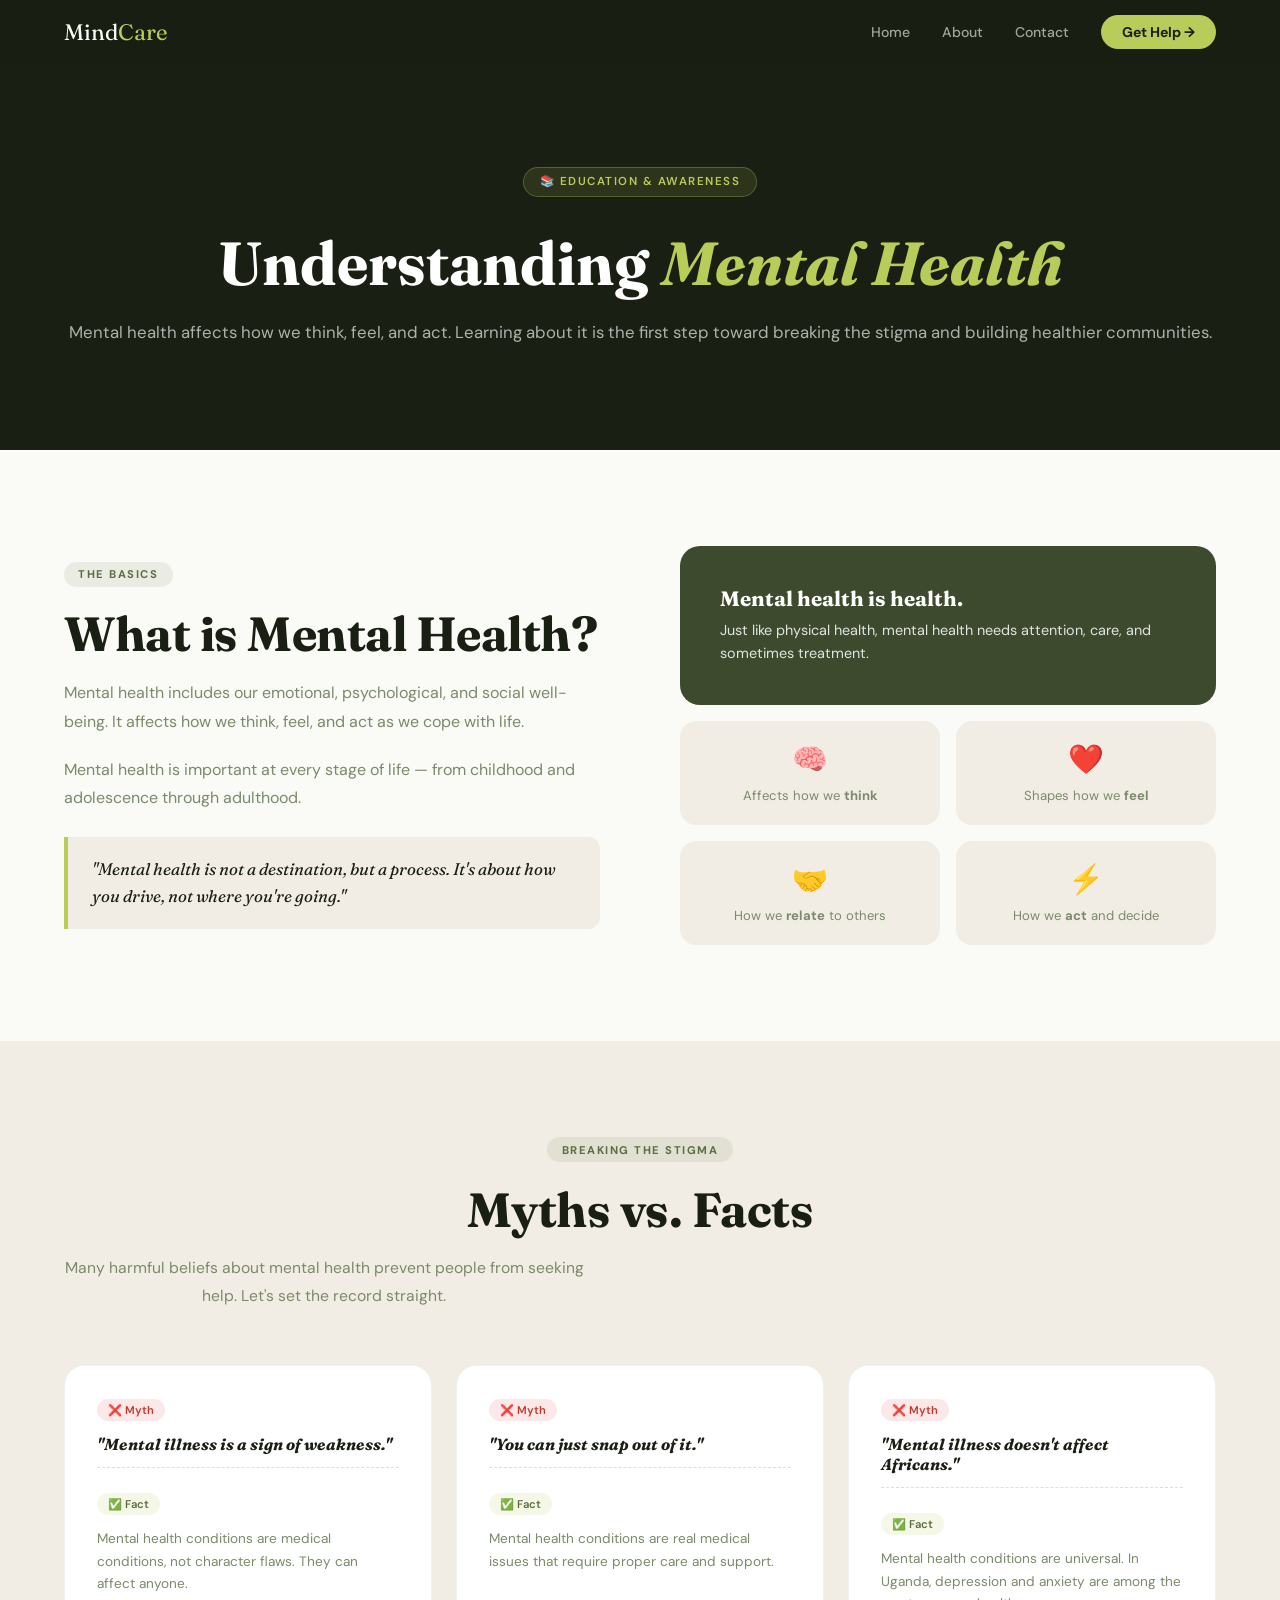
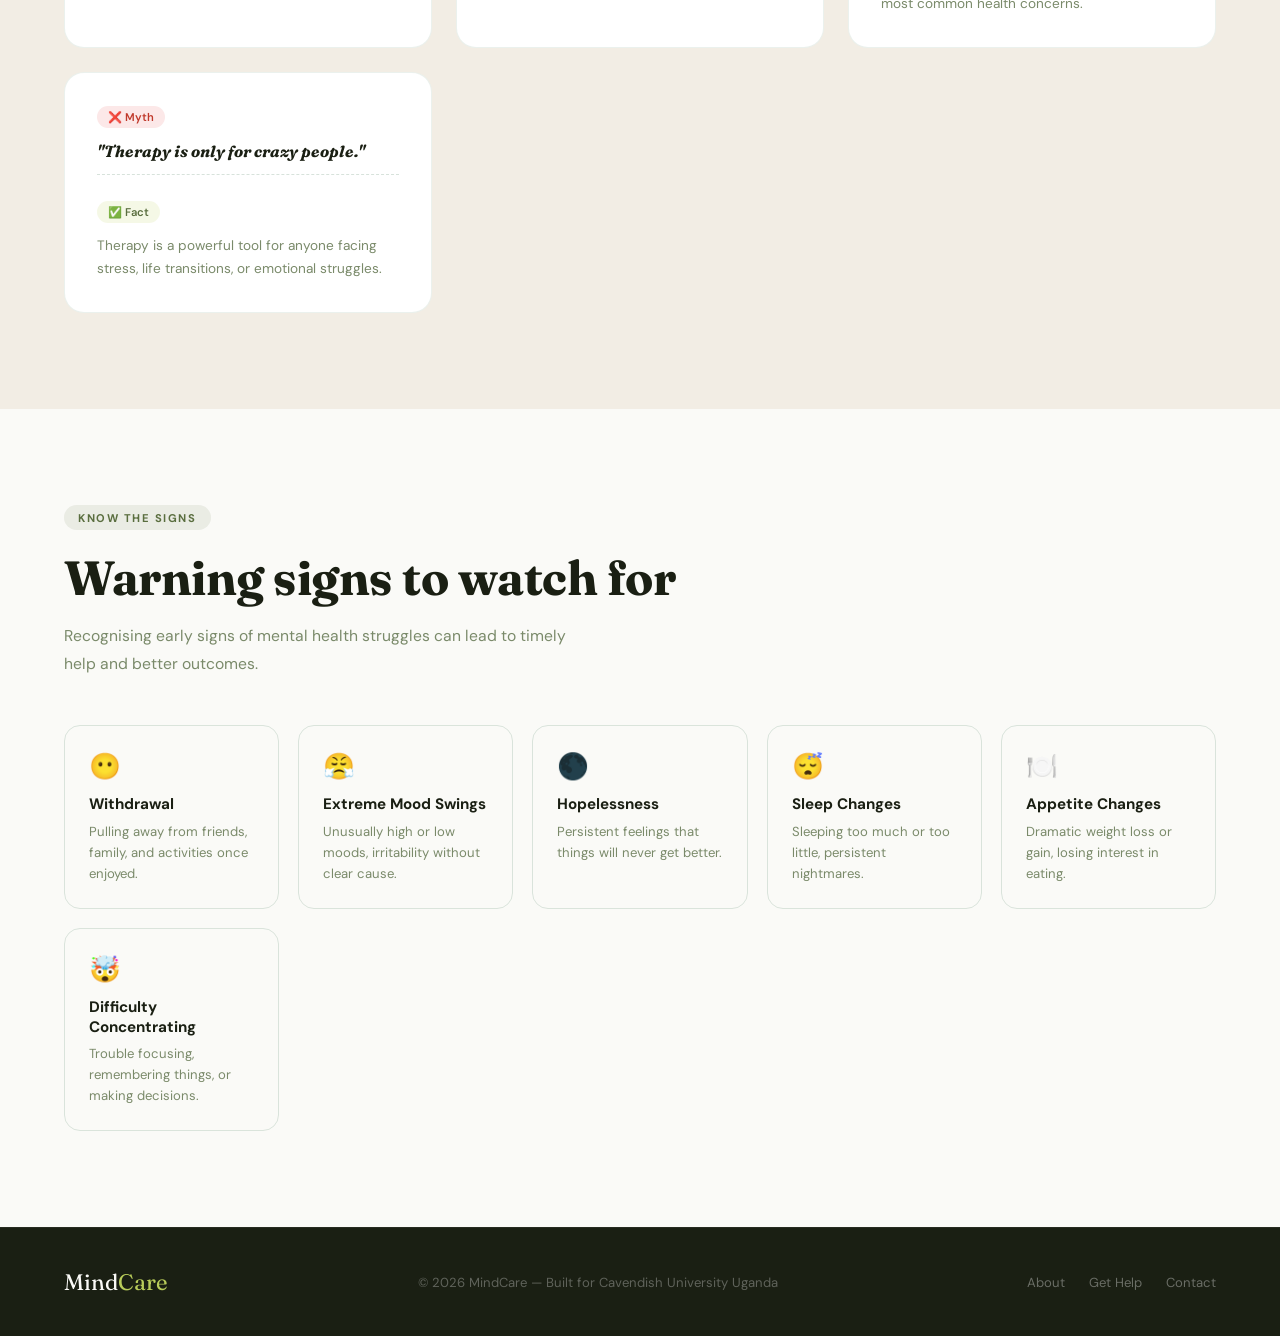
<file: about.html>
<!DOCTYPE html>
<html lang="en">
<head>
    <meta charset="UTF-8">
    <meta name="viewport" content="width=device-width, initial-scale=1.0">
    <title>MindCare | Mental Health Awareness</title>
    <link rel="stylesheet" href="style.css">
    <link href="https://fonts.googleapis.com/css2?family=Fraunces:ital,wght@0,600;1,600&family=DM+Sans:wght@300;400;500;700&display=swap" rel="stylesheet"/>
</head>
<body>
    <nav>
    <a href="index.html" class="logo">Mind<span>Care</span></a>
    <ul>
      <li><a href="index.html">Home</a></li>
      <li><a href="about.html">About</a></li>
      <li><a href="contact.html">Contact</a></li>
      <li><a href="get-help.html" class="nav-cta">Get Help →</a></li>
    </ul>
  </nav>

  <!-- PAGE HERO -->
    <section class="page-hero">
        <div class="page-hero-content">
            <span class="hero-tag">📚 Education & Awareness</span>
            <h1>Understanding <em>Mental Health</em></h1>
            <p>Mental health affects how we think, feel, and act. Learning about it is the first step toward breaking the stigma and building healthier communities.</p>
        </div>
    </section>

    <!-- WHAT IS MENTAL HEALTH -->
    <section class="what-is">
        <div>
            <p class="chip">The Basics</p>
            <h2 class="sec-title">What is Mental Health?</h2>
            <p class="body-text">
                Mental health includes our emotional, psychological, and social 
                well-being. It affects how we think, feel, and act as we cope 
                with life.
            </p>
            <p class="body-text">
                Mental health is important at every stage of life — from 
                childhood and adolescence through adulthood.
            </p>
            <div class="highlight-box">
                <p>"Mental health is not a destination, but a process. 
                It's about how you drive, not where you're going."</p>
            </div>
        </div>

        <div class="what-visual">
            <div class="visual-card-top">
                <h3>Mental health is health.</h3>
                <p>Just like physical health, mental health needs attention, 
                care, and sometimes treatment.</p>
            </div>
            <div class="visual-cards-row">
                <div class="mini-card"><div class="icon">🧠</div><p>Affects how we <strong>think</strong></p></div>
                <div class="mini-card"><div class="icon">❤️</div><p>Shapes how we <strong>feel</strong></p></div>
                <div class="mini-card"><div class="icon">🤝</div><p>How we <strong>relate</strong> to others</p></div>
                <div class="mini-card"><div class="icon">⚡</div><p>How we <strong>act</strong> and decide</p></div>
            </div>
        </div>
    </section>

    <!-- MYTHS VS FACTS -->
    <section class="myths">
        <div class="myths-header">
            <p class="chip">Breaking the Stigma</p>
            <h2 class="sec-title">Myths vs. Facts</h2>
            <p class="sec-sub">Many harmful beliefs about mental health prevent 
            people from seeking help. Let's set the record straight.</p>
        </div>

        <div class="myths-grid">
            <div class="myth-card">
                <span class="myth-label">❌ Myth</span>
                <h4>"Mental illness is a sign of weakness."</h4>
                <hr class="divider"/>
                <span class="fact-label">✅ Fact</span>
                <p>Mental health conditions are medical conditions, not 
                character flaws. They can affect anyone.</p>
            </div>

            <div class="myth-card">
                <span class="myth-label">❌ Myth</span>
                <h4>"You can just snap out of it."</h4>
                <hr class="divider"/>
                <span class="fact-label">✅ Fact</span>
                <p>Mental health conditions are real medical issues that 
                require proper care and support.</p>
            </div>

            <div class="myth-card">
                <span class="myth-label">❌ Myth</span>
                <h4>"Mental illness doesn't affect Africans."</h4>
                <hr class="divider"/>
                <span class="fact-label">✅ Fact</span>
                <p>Mental health conditions are universal. In Uganda, 
                depression and anxiety are among the most common health concerns.</p>
            </div>

            <div class="myth-card">
                <span class="myth-label">❌ Myth</span>
                <h4>"Therapy is only for crazy people."</h4>
                <hr class="divider"/>
                <span class="fact-label">✅ Fact</span>
                <p>Therapy is a powerful tool for anyone facing stress, 
                life transitions, or emotional struggles.</p>
            </div>
        </div>
    </section>

    <!-- WARNING SIGNS -->
    <section class="signs">
        <p class="chip">Know the Signs</p>
        <h2 class="sec-title">Warning signs to watch for</h2>
        <p class="sec-sub">Recognising early signs of mental health struggles 
        can lead to timely help and better outcomes.</p>

        <div class="signs-grid">
            <div class="sign-card">
                <div class="sign-icon">😶</div>
                <h4>Withdrawal</h4>
                <p>Pulling away from friends, family, and activities once enjoyed.</p>
            </div>
            <div class="sign-card">
                <div class="sign-icon">😤</div>
                <h4>Extreme Mood Swings</h4>
                <p>Unusually high or low moods, irritability without clear cause.</p>
            </div>
            <div class="sign-card">
                <div class="sign-icon">🌑</div>
                <h4>Hopelessness</h4>
                <p>Persistent feelings that things will never get better.</p>
            </div>
            <div class="sign-card">
                <div class="sign-icon">😴</div>
                <h4>Sleep Changes</h4>
                <p>Sleeping too much or too little, persistent nightmares.</p>
            </div>
            <div class="sign-card">
                <div class="sign-icon">🍽️</div>
                <h4>Appetite Changes</h4>
                <p>Dramatic weight loss or gain, losing interest in eating.</p>
            </div>
            <div class="sign-card">
                <div class="sign-icon">🤯</div>
                <h4>Difficulty Concentrating</h4>
                <p>Trouble focusing, remembering things, or making decisions.</p>
            </div>
        </div>
    </section>

     <!-- FOOTER -->
    <footer>
        <a href="index.html" class="logo">Mind<span>Care</span></a>
        <p>© 2026 MindCare — Built for Cavendish University Uganda</p>
        <div class="footer-links">
            <a href="about.html">About</a>
            <a href="get-help.html">Get Help</a>
            <a href="contact.html">Contact</a>
        </div>
    </footer>
  </body>
</html>
</file>
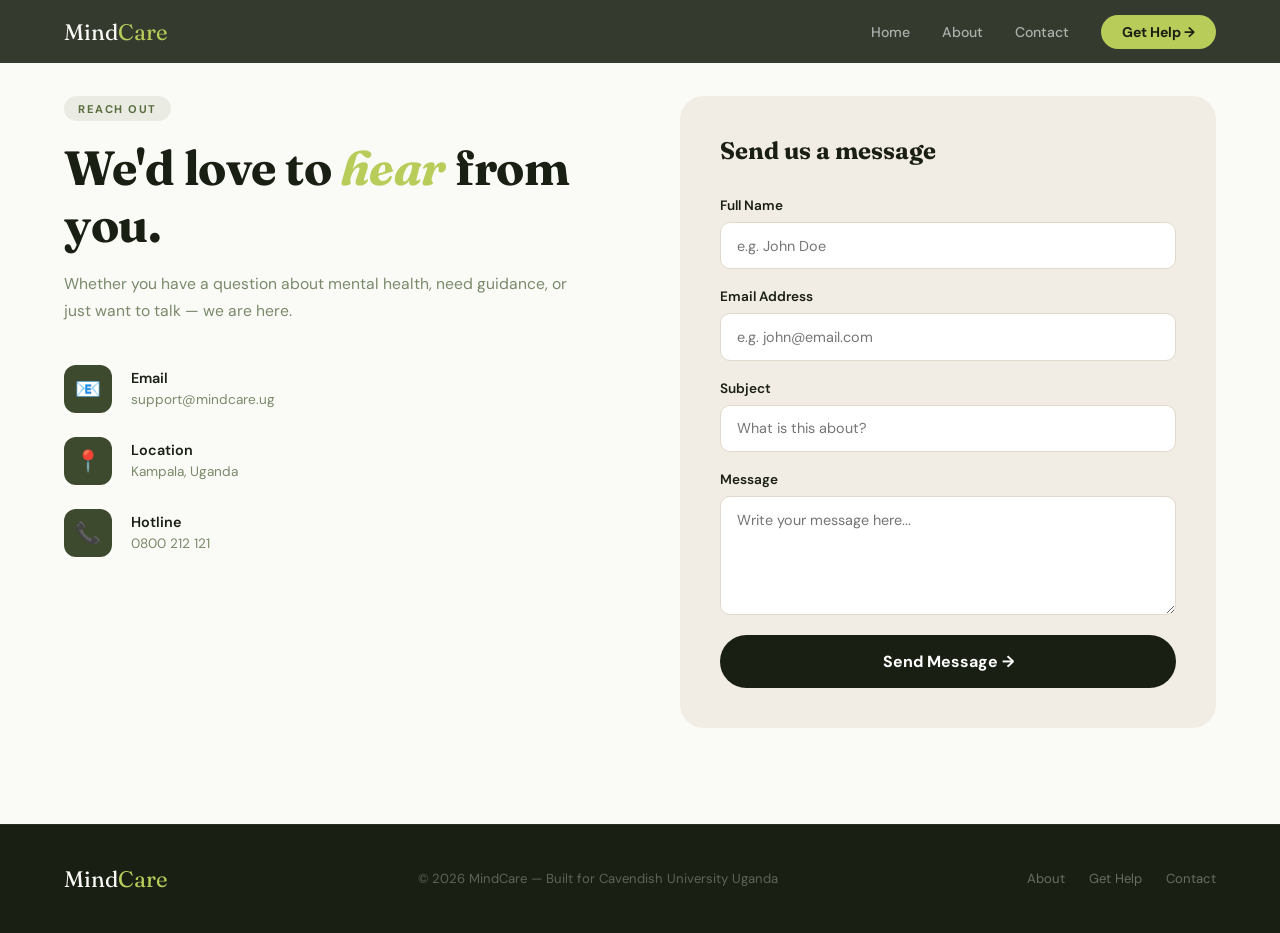
<file: contact.html>
<!DOCTYPE html>
<html lang="en">
<head>
    <meta charset="UTF-8">
    <meta name="viewport" content="width=device-width, initial-scale=1.0">
    <title>MindCare | Mental Health Awareness</title>
    <link rel="stylesheet" href="style.css">
    <link href="https://fonts.googleapis.com/css2?family=Fraunces:ital,wght@0,600;1,600&family=DM+Sans:wght@300;400;500;700&display=swap" rel="stylesheet"/>
</head>
<body>
    <nav>
    <a href="index.html" class="logo">Mind<span>Care</span></a>
    <ul>
      <li><a href="index.html">Home</a></li>
      <li><a href="about.html">About</a></li>
      <li><a href="contact.html">Contact</a></li>
      <li><a href="get-help.html" class="nav-cta">Get Help →</a></li>
    </ul>
  </nav>

  <!-- CONTACT SECTION -->
    <section class="contact-section">
        <div class="contact-grid">

        <!-- LEFT SIDE INFO -->
            <div class="contact-info">
                <p class="chip">Reach Out</p>
                <h2 class="sec-title">We'd love to <em>hear</em> from you.</h2>
                <p class="sec-sub">Whether you have a question about mental 
                health, need guidance, or just want to talk — we are here.</p>

                <div class="contact-details">
                    <div class="contact-item">
                        <div class="contact-icon">📧</div>
                        <div>
                            <h4>Email</h4>
                            <p>support@mindcare.ug</p>
                        </div>
                    </div>
                    <div class="contact-item">
                        <div class="contact-icon">📍</div>
                        <div>
                            <h4>Location</h4>
                            <p>Kampala, Uganda</p>
                        </div>
                    </div>
                    <div class="contact-item">
                        <div class="contact-icon">📞</div>
                        <div>
                            <h4>Hotline</h4>
                            <p>0800 212 121</p>
                        </div>
                    </div>
                </div>
            </div>
            <!-- RIGHT SIDE FORM -->
            <div class="contact-form">
                <h3>Send us a message</h3>
                <div class="form-group">
                    <label>Full Name</label>
                    <input type="text" placeholder="e.g. John Doe"/>
                </div>
                <div class="form-group">
                    <label>Email Address</label>
                    <input type="email" placeholder="e.g. john@email.com"/>
                </div>
                <div class="form-group">
                    <label>Subject</label>
                    <input type="text" placeholder="What is this about?"/>
                </div>
                <div class="form-group">
                    <label>Message</label>
                    <textarea rows="5" 
                    placeholder="Write your message here..."></textarea>
                </div>
                <button class="btn-submit">Send Message →</button>
            </div>

        </div>
    </section>

    <!-- FOOTER -->
    <footer>
        <a href="index.html" class="logo">Mind<span>Care</span></a>
        <p>© 2026 MindCare — Built for Cavendish University Uganda</p>
        <div class="footer-links">
            <a href="about.html">About</a>
            <a href="get-help.html">Get Help</a>
            <a href="contact.html">Contact</a>
        </div>
    </footer>

  </body>
</html>
</file>
<file: style.css>
*, *::before, *::after { 
    box-sizing: border-box; 
    margin: 0; 
    padding: 0; 
}

:root {
    --olive: #3d4a2e; 
    --olive-mid: #5a6e3f; 
    --lime: #b8cc5a;
    --cream: #f2ede4; 
    --warm: #e0d9cc; 
    --dark: #1a1f13;
    --muted: #7a8a6a; 
    --white: #fafaf7;
}

html { 
    scroll-behavior: smooth; 
}

body { 
    font-family: 'DM Sans', sans-serif; 
    background: var(--white); 
    color: var(--dark); 
    overflow-x: hidden; 
}


 nav {
      position: fixed; 
      top: 0; 
      width: 100%; 
      z-index: 200;
      display: flex; 
      justify-content: space-between;
      align-items: center;
      padding: 1.1rem 5%; 
      background: rgba(26,31,19,0.88);
      backdrop-filter: blur(14px);
    }

    .logo { 
        font-family: 'Fraunces', serif; 
        font-size: 1.4rem; 
        color: var(--white); 
        text-decoration: none; 
    }

    .logo span {
         color: var(--lime); 
    }

    nav ul { 
        list-style: none; 
        display: flex; 
        gap: 2rem; 
        align-items: center; 
    }

    nav ul a { 
        text-decoration: none; 
        color: rgba(255,255,255,0.6); 
        font-size: 0.88rem; 
        font-weight: 500; 
        transition: color 0.2s; 
    }

    nav ul a:hover { 
        color: var(--white); 
    }

    .nav-cta { 
        background: var(--lime) !important; 
        color: var(--dark) !important; 
        padding: 0.5rem 1.3rem; 
        border-radius: 50px; 
        font-weight: 700 !important; 
    }

    .hero { 
        position: relative; 
        min-height: 100vh; 
        display: flex; 
        align-items: flex-end; 
        overflow: hidden; 
    }

    .hero-bg {
      position: absolute; 
      inset: 0; 
      z-index: 0;
      background: linear-gradient(to right, rgba(26,31,19,0.93) 40%, rgba(26,31,19,0.45) 100%),
        url('https://images.unsplash.com/photo-1529156069898-49953e39b3ac?w=1400&q=80') center/cover no-repeat;
    }

    .hero-content { 
        position: relative; 
        z-index: 1; 
        padding: 10rem 5% 6rem; 
        max-width: 660px; 
        animation: fadeUp 1s ease both; 
    }

    .hero-tag {
      display: inline-flex; 
      align-items: center; 
      gap: 0.5rem;
      background: rgba(184,204,90,0.12); 
      border: 1px solid rgba(184,204,90,0.3);
      color: var(--lime); 
      font-size: 0.72rem; 
      font-weight: 600;
      letter-spacing: 1.5px; 
      text-transform: uppercase;
      padding: 0.4rem 1rem; 
      border-radius: 50px; 
      margin-bottom: 2rem;
    }

    .hero h1 { 
        font-family: 'Fraunces', serif; 
        font-size: clamp(3rem, 7vw, 5.2rem); 
        color: var(--white); 
        line-height: 1.08; 
        font-weight: 600; 
        margin-bottom: 1.5rem; 
        letter-spacing: -1px; 
    }
    .hero h1 em { 
        color: var(--lime); 
        font-style: italic; 
    }

    .hero p { 
        color: rgba(255,255,255,0.55); 
        font-size: 1rem; 
        line-height: 1.75; 
        max-width: 460px; 
        margin-bottom: 2.5rem;
     }

    .hero-btns { 
        display: flex; 
        gap: 1rem; 
        flex-wrap: wrap; 
    }

    .btn-lime { 
        background: var(--lime); 
        color: var(--dark); 
        padding: 0.9rem 2rem; 
        border-radius: 50px; 
        text-decoration: none; 
        font-size: 0.95rem; 
        font-weight: 700; 
        display: inline-flex;
        align-items: center; 
        gap: 0.4rem; 
        transition: background 0.2s, transform 0.2s; 
    }

    .btn-lime:hover { 
        background: #cfe070; 
        transform: translateY(-2px);
    }

    .btn-outline { 
        border: 1.5px solid rgba(255,255,255,0.25); 
        color: var(--white);
        padding: 0.9rem 2rem; 
        border-radius: 50px; 
        text-decoration: none; 
        font-size: 0.95rem; 
        font-weight: 500; 
        transition: all 0.2s; 
    }

    .btn-outline:hover { 
        border-color: var(--white); 
        background: rgba(255,255,255,0.07); 
    }

    .hero-stat { 
        position: absolute; 
        bottom: 5.5rem; 
        right: 5%; 
        z-index: 2; 
        background: rgba(255,255,255,0.08); 
        backdrop-filter: blur(18px); 
        border: 1px solid rgba(255,255,255,0.12); 
        border-radius: 20px; 
        padding: 1.5rem 2rem; 
        color: white; 
        animation: fadeUp 1s ease 0.3s both; 
    }

    .hero-stat .big { 
        font-family: 'Fraunces', serif; 
        font-size: 2.6rem; 
        color: var(--lime); 
    }
    .hero-stat .lbl { 
        font-size: 0.78rem; 
        color: rgba(255,255,255,0.55); 
        margin-top: 0.2rem; 
        max-width: 140px; 
        line-height: 1.4; 
    }

    /* Trust Bar */
    .trust-bar { 
        background: var(--cream); 
        padding: 1.6rem 5%; 
        display: flex; 
        align-items: center; 
        gap: 3rem; 
        flex-wrap: wrap; 
        border-bottom: 1px solid var(--warm); 
    }

    .trust-bar .tl { 
        font-size: 0.78rem; 
        color: var(--muted); 
        font-weight: 500; 
        letter-spacing: 0.5px; 
        white-space: nowrap; 
    }

    .trust-logos { 
        display: flex; 
        gap: 2.5rem; 
        flex-wrap: wrap; 
    }
    
    .trust-logos span { 
        font-size: 0.88rem; 
        font-weight: 600; 
        color: var(--muted); 
        opacity: 0.65; 
    }
 
    /* Features Section */
    section { 
        padding: 6rem 5%; 
    }

    .chip { 
        display: inline-block; 
        background: rgba(90,110,63,0.1); 
        color: var(--olive-mid); 
        font-size: 0.7rem; 
        font-weight: 700; 
        letter-spacing: 1.5px; 
        text-transform: uppercase; 
        padding: 0.35rem 0.9rem; 
        border-radius: 50px; 
        margin-bottom: 1.2rem; 
    }

    .chip-light { 
        background: rgba(184,204,90,0.15); 
        color: var(--lime); 
    }

    .sec-title { 
        font-family: 'Fraunces', serif; 
        font-size: clamp(2rem, 4vw, 3rem); 
        line-height: 1.18; 
        letter-spacing: -0.5px; 
        margin-bottom: 1rem; 
    }

    .sec-sub { 
        color: var(--muted); 
        font-size: 0.98rem; 
        line-height: 1.75; 
        max-width: 520px; 
    }

    .features-layout { 
        display: grid; 
        grid-template-columns: 1fr 1fr; 
        gap: 5rem; 
        align-items: center; 
        margin-top: 4rem; 
    }

    .feat-visual { 
        background: var(--dark); 
        border-radius: 24px; 
        overflow: hidden; 
        position: relative; 
        aspect-ratio: 4/3; 
    }

    .feat-visual img { 
        width: 100%; 
        height: 100%; 
        object-fit: cover; 
        opacity: 0.65; 
    }

    .feat-visual .ov-card { 
        position: absolute; 
        bottom: 1.5rem; 
        left: 1.5rem; 
        right: 1.5rem; 
        background: rgba(255,255,255,0.09);
        backdrop-filter: blur(16px); 
        border: 1px solid rgba(255,255,255,0.12); 
        border-radius: 14px; 
        padding: 1.2rem 1.5rem; 
        color: white; 
    }

    .ov-chip { 
        font-size: 0.7rem; 
        color: var(--lime); 
        font-weight: 700; 
        letter-spacing: 1px; 
        text-transform: uppercase; 
        margin-bottom: 0.4rem; 
    }

    .ov-val { 
        font-family: 'Fraunces', serif; 
        font-size: 1.9rem; 
    }

    .ov-lbl { 
        font-size: 0.78rem; 
        color: rgba(255,255,255,0.55); 
        margin-top: 0.2rem; 
    }

    .feat-list { 
        display: flex; 
        flex-direction: column; 
        gap: 0.8rem; 
    }

    .feat-item { 
        display: flex; 
        gap: 1.2rem; 
        align-items: flex-start; 
        padding: 1.2rem; 
        border-radius: 16px; 
        border: 1px solid transparent; 
        transition: border-color 0.2s, background 0.2s; 
        cursor: default; 
    }

    .feat-item:hover { 
        border-color: var(--warm); 
        background: var(--cream); 
    }

    .fi-icon { 
        width: 46px; 
        height: 46px; 
        border-radius: 12px; 
        background: var(--olive); 
        display: flex; 
        align-items: center; 
        justify-content: center; 
        font-size: 1.25rem; 
        flex-shrink: 0; 
    }

    .fi-text h4 { 
        font-size: 0.98rem; 
        font-weight: 600; 
        margin-bottom: 0.3rem; 
    }

    .fi-text p { 
        font-size: 0.83rem; 
        color: var(--muted); 
        line-height: 1.6; 
    }

    /* Conditions Section */

    .conditions { 
        background: var(--dark); 
    }

    .conditions .sec-title { 
        color: var(--white); 
    }
    
    .conditions .sec-sub { 
        color: rgba(255,255,255,0.45); 
    }

    .cond-grid { 
        display: grid; 
        grid-template-columns: repeat(auto-fit, minmax(220px, 1fr)); 
        gap: 1.2rem; 
        margin-top: 3rem; 
    }

    .cond-card { 
        background: rgba(255,255,255,0.05); 
        border: 1px solid rgba(255,255,255,0.07); 
        border-radius: 20px; 
        padding: 2rem; 
        transition: background 0.25s, transform 0.25s; 
        cursor: default; 
    }

    .cond-card:hover { 
        background: rgba(184,204,90,0.08); 
        transform: translateY(-4px); 
    }

    .cond-icon { 
        font-size: 2rem; 
        margin-bottom: 1rem;
  }
  
  .cond-card h3 { 
    font-family: 'Fraunces', serif; 
    font-size: 1.1rem; 
    color: var(--white); 
    margin-bottom: 0.5rem; 
}
    .cond-card p { 
        font-size: 0.82rem; 
        color: rgba(255,255,255,0.45); 
        line-height: 1.65; 
    }
 
     /* Testimonials Section */
    .testimonials { 
        background: var(--cream); 
    }

    .testi-grid { 
        display: grid; 
        grid-template-columns: repeat(auto-fit, minmax(280px, 1fr)); 
        gap: 1.5rem; 
        margin-top: 3rem; 
    }

    .testi-card { 
        background: var(--white); 
        border-radius: 20px; 
        padding: 2rem; 
        border: 1px solid var(--warm); 
        transition: transform 0.2s, box-shadow 0.2s; 
    }

    .testi-card:hover { 
        transform: translateY(-4px); 
        box-shadow: 0 20px 40px rgba(0,0,0,0.07); 
    }

    .stars { 
        color: var(--lime); 
        margin-bottom: 1rem; 
        letter-spacing: 2px; 
    }

    .testi-q { 
        font-family: 'Fraunces', serif; 
        font-style: italic; 
        font-size: 1rem; 
        line-height: 1.65; 
        margin-bottom: 1.5rem; 
    }
    .testi-author { 
        display: flex; 
        align-items: center; 
        gap: 0.8rem;
     }

    .testi-av { 
        width: 40px; 
        height: 40px; 
        border-radius: 50%; 
        background: var(--olive); 
        display: flex; 
        align-items: center; 
        justify-content: center; 
        font-size: 1.1rem; 
    }

    .testi-name { 
        font-size: 0.88rem; 
        font-weight: 600; 
    }

    .testi-role { 
        font-size: 0.77rem; 
        color: var(--muted); 
    }

/* FAQ Section */
    .faq { 
        background: var(--olive); 
    }

    .faq .sec-title { 
        color: var(--white); 
    }

    .faq-layout { 
        display: grid; 
        grid-template-columns: 1fr 1.6fr; 
        gap: 5rem; 
        align-items: start; 
        margin-top: 3rem;
    }

    .faq-left p { 
        color: rgba(255,255,255,0.5); 
        line-height: 1.75; 
        margin-bottom: 2rem; 
        font-size: 0.95rem; 
    }

    .faq-list {
         display: flex; 
         flex-direction: column; 
         gap: 0.8rem; 
    }

    .faq-item {
         background: rgba(255,255,255,0.06); 
         border: 1px solid rgba(255,255,255,0.09); 
         border-radius: 14px; 
         overflow: hidden; 
    }

    .faq-q { 
        width: 100%; 
        display: flex; 
        justify-content: space-between; 
        align-items: center; 
        padding: 1.15rem 1.5rem; 
        cursor: pointer; 
        background: none; 
        border: none; 
        color: var(--white); 
        font-family: 'DM Sans', sans-serif; 
        font-size: 0.93rem; 
        font-weight: 500; 
        text-align: left; 
        transition: background 0.2s; 
    }

    .faq-q:hover { 
        background: rgba(255,255,255,0.04); 
    }
    .faq-q .arrow { 
        color: var(--lime); 
        font-size: 1.2rem; 
        transition: transform 0.3s; 
        flex-shrink: 0; 
    }

    .faq-item.open .arrow {
       transform: rotate(45deg);
   }

    .faq-a { 
        max-height: 0; 
        overflow: hidden; 
        transition: max-height 0.4s ease, padding 0.3s; 
        padding: 0 1.5rem; 
        color: rgba(255,255,255,0.5); 
        font-size: 0.87rem; 
        line-height: 1.7; 
    }

    .faq-item.open .faq-a { 
        max-height: 200px; 
        padding: 0 1.5rem 1.2rem; 
    }

    /* CTA Section */
    .cta-section { 
        background: var(--white); 
        text-align: center; 
        padding: 7rem 5%; 
    }

    .cta-box { 
        background: var(--dark); 
        border-radius: 28px; 
        padding: 5rem 3rem; 
        max-width: 780px; 
        margin: 0 auto; 
        position: relative; 
        overflow: hidden; 
    }

    .cta-box::before { 
        content: ''; 
        position: absolute; 
        top: -80px; 
        right: -80px; 
        width: 280px; 
        height: 280px; 
        border-radius: 50%; 
        background: radial-gradient(circle, rgba(184,204,90,0.15) 0%, transparent 70%); 
    }

    .cta-box h2 { 
        font-family: 'Fraunces', serif; 
        font-size: clamp(2rem, 4vw, 2.8rem); 
        color: var(--white); 
        line-height: 1.2; 
        margin-bottom: 1rem; 
        position: relative; 
        z-index: 1; 
    }

    .cta-box p { 
        color: rgba(255,255,255,0.45); 
        font-size: 1rem; 
        line-height: 1.7; 
        margin-bottom: 2.5rem; 
        max-width: 460px; 
        margin-left: auto; 
        margin-right: auto; 
        position: relative; 
        z-index: 1; 
    }

    /* Footer */
    footer { 
        background: var(--dark); 
        padding: 2.5rem 5%; 
        display: flex; 
        justify-content: space-between; 
        align-items: center; 
        flex-wrap: wrap; 
        gap: 1rem;
        border-top: 1px solid rgba(255,255,255,0.06); 
    }

    footer p { 
        color: rgba(255,255,255,0.3); 
        font-size: 0.82rem; 
    }

    .footer-links { 
        display: flex; 
        gap: 1.5rem; 
    }

    .footer-links a { 
        color: rgba(255,255,255,0.35); 
        text-decoration: none; 
        font-size: 0.82rem; 
        transition: color 0.2s; 
    }

    .footer-links a:hover { 
        color: var(--lime); 
    }

    /* Animations */
    @keyframes fadeUp { 
        from { opacity: 0; transform: translateY(30px); } to { opacity: 1; transform: translateY(0); } 
    }

    @media (max-width: 900px) { 
        .features-layout { grid-template-columns: 1fr; } 
        .faq-layout { grid-template-columns: 1fr; gap: 2rem; } 
        .hero-stat { display: none; } 
    }
    @media (max-width: 640px) { 
        nav ul { display: none; } 
        footer { flex-direction: column; 
        text-align: center; } 
    }

    /* PAGE HERO */
.page-hero {
    min-height: 50vh;
    background: var(--dark);
    display: flex;
    align-items: center;
    justify-content: center;
    text-align: center;
    padding: 9rem 5% 5rem;
}

.page-hero h1 {
    font-family: 'Fraunces', serif;
    font-size: clamp(2.5rem, 5vw, 3.8rem);
    color: white;
    line-height: 1.15;
    margin-bottom: 1.2rem;
}

.page-hero h1 em { 
    color: var(--lime); 
    font-style: italic; 
}

.page-hero p { 
    color: rgba(255,255,255,0.65); 
    font-size: 1.05rem; 
    line-height: 1.75; 
}

/* WHAT IS */
.what-is {
    display: grid;
    grid-template-columns: 1fr 1fr;
    gap: 5rem;
    align-items: center;
}

.body-text { 
    color: var(--muted); 
    font-size: 1rem;
    line-height: 1.8; 
    margin-bottom: 1.2rem; 
}

.highlight-box {
    background: var(--cream);
    border-left: 4px solid var(--lime);
    border-radius: 0 12px 12px 0;
    padding: 1.2rem 1.5rem;
    margin-top: 1.5rem;
}

.highlight-box p { 
    font-family: 'Fraunces', serif;
    font-style: italic;
    color: var(--dark); 
    font-size: 1.05rem; 
    line-height: 1.6; 
}

.visual-card-top {
    background: var(--olive);
    border-radius: 20px; 
    padding: 2.5rem;
    color: white; 
    margin-bottom: 1rem;
}

.visual-card-top h3 { 
    font-family: 'Fraunces', serif;
    font-size: 1.3rem; 
    margin-bottom: 0.5rem; 
}

.visual-card-top p { 
    font-size: 0.9rem; 
    opacity: 0.85; 
    line-height: 1.6; 
}

.visual-cards-row { 
    display: grid; 
    grid-template-columns: 1fr 1fr; 
    gap: 1rem; 
}

.mini-card {
    background: var(--cream); 
    border-radius: 16px;
    padding: 1.2rem; 
    text-align: center;
}

.mini-card .icon { 
    font-size: 1.8rem; 
    margin-bottom: 0.5rem; 
}

.mini-card p { 
    font-size: 0.82rem; 
    color: var(--muted); 
    line-height: 1.5; 
}

/* MYTHS */
.myths { background: var(--cream); }

.myths-header { 
    text-align: center; 
    margin-bottom: 3.5rem; 
}

.myths-grid {
    display: grid;
    grid-template-columns: repeat(auto-fit, minmax(280px, 1fr));
    gap: 1.5rem;
}

.myth-card {
    background: white;
    border-radius: 20px; 
    padding: 2rem;
    border: 1px solid rgba(122,158,135,0.15);
}

.myth-label {
    display: inline-block;
    background: #fce8e8; 
    color: #c0392b;
    font-size: 0.7rem; 
    font-weight: 600;
    padding: 0.25rem 0.7rem; 
    border-radius: 50px;
    margin-bottom: 0.8rem;
}

.fact-label {
    display: inline-block;
    background: rgba(184,204,90,0.15); 
    color: var(--olive-mid);
    font-size: 0.7rem; 
    font-weight: 600;
    padding: 0.25rem 0.7rem; 
    border-radius: 50px;
    margin: 0.8rem 0;
}

.myth-card h4 { 
    font-family: 'Fraunces', serif;
    font-size: 1rem; 
    color: var(--dark);
    font-style: italic; 
}

.myth-card p { 
    font-size: 0.85rem; 
    color: var(--muted); 
    line-height: 1.65; 
}

.divider { 
    border: none; 
    border-top: 1px dashed rgba(122,158,135,0.3);
    margin: 0.8rem 0; 
}

/* SIGNS */
.signs-grid {
    display: grid;
    grid-template-columns: repeat(auto-fit, minmax(200px, 1fr));
    gap: 1.2rem; 
    margin-top: 3rem;
}

.sign-card {
    border: 1.5px solid rgba(122,158,135,0.25);
    border-radius: 16px; 
    padding: 1.5rem;
    transition: border-color 0.2s, background 0.2s;
}

.sign-card:hover { 
    border-color: var(--lime);
    background: rgba(184,204,90,0.05); 
}

.sign-icon { 
    font-size: 1.6rem; 
    margin-bottom: 0.7rem; 
}

.sign-card h4 { 
    font-size: 0.95rem; 
    color: var(--dark); 
    margin-bottom: 0.4rem; 
}

.sign-card p { 
    font-size: 0.82rem; 
    color: var(--muted); 
    line-height: 1.6; 
}

/* CONTACT PAGE */
.contact-section {
    padding: 6rem 5%;
}

.contact-grid {
    display: grid;
    grid-template-columns: 1fr 1fr;
    gap: 5rem;
    align-items: start;
}

.contact-info h2 em {
    font-style: italic;
    color: var(--lime);
}

.contact-details {
    display: flex;
    flex-direction: column;
    gap: 1.5rem;
    margin-top: 2.5rem;
}

.contact-item {
    display: flex;
    align-items: center;
    gap: 1.2rem;
}

.contact-icon {
    width: 48px;
    height: 48px;
    background: var(--olive);
    border-radius: 12px;
    display: flex;
    align-items: center;
    justify-content: center;
    font-size: 1.3rem;
    flex-shrink: 0;
}

.contact-item h4 {
    font-size: 0.9rem;
    font-weight: 600;
    color: var(--dark);
    margin-bottom: 0.2rem;
}

.contact-item p {
    font-size: 0.85rem;
    color: var(--muted);
}

/* FORM */
.contact-form {
    background: var(--cream);
    border-radius: 24px;
    padding: 2.5rem;
}

.contact-form h3 {
    font-family: 'Fraunces', serif;
    font-size: 1.5rem;
    color: var(--dark);
    margin-bottom: 2rem;
}

.form-group {
    display: flex;
    flex-direction: column;
    gap: 0.5rem;
    margin-bottom: 1.2rem;
}

.form-group label {
    font-size: 0.85rem;
    font-weight: 600;
    color: var(--dark);
}

.form-group input,
.form-group textarea {
    padding: 0.85rem 1rem;
    border: 1.5px solid var(--warm);
    border-radius: 10px;
    font-family: 'DM Sans', sans-serif;
    font-size: 0.9rem;
    color: var(--dark);
    background: white;
    outline: none;
    transition: border-color 0.2s;
}

.form-group input:focus,
.form-group textarea:focus {
    border-color: var(--lime);
}

.form-group textarea {
    resize: vertical;
}

.btn-submit {
    width: 100%;
    background: var(--dark);
    color: white;
    padding: 1rem;
    border: none;
    border-radius: 50px;
    font-family: 'DM Sans', sans-serif;
    font-size: 1rem;
    font-weight: 700;
    cursor: pointer;
    transition: background 0.2s, transform 0.2s;
}

.btn-submit:hover {
    background: var(--olive);
    transform: translateY(-2px);
}

/* RESPONSIVE */
@media (max-width: 900px) {
    .contact-grid {
        grid-template-columns: 1fr;
        gap: 3rem;
    }
}
</file>
